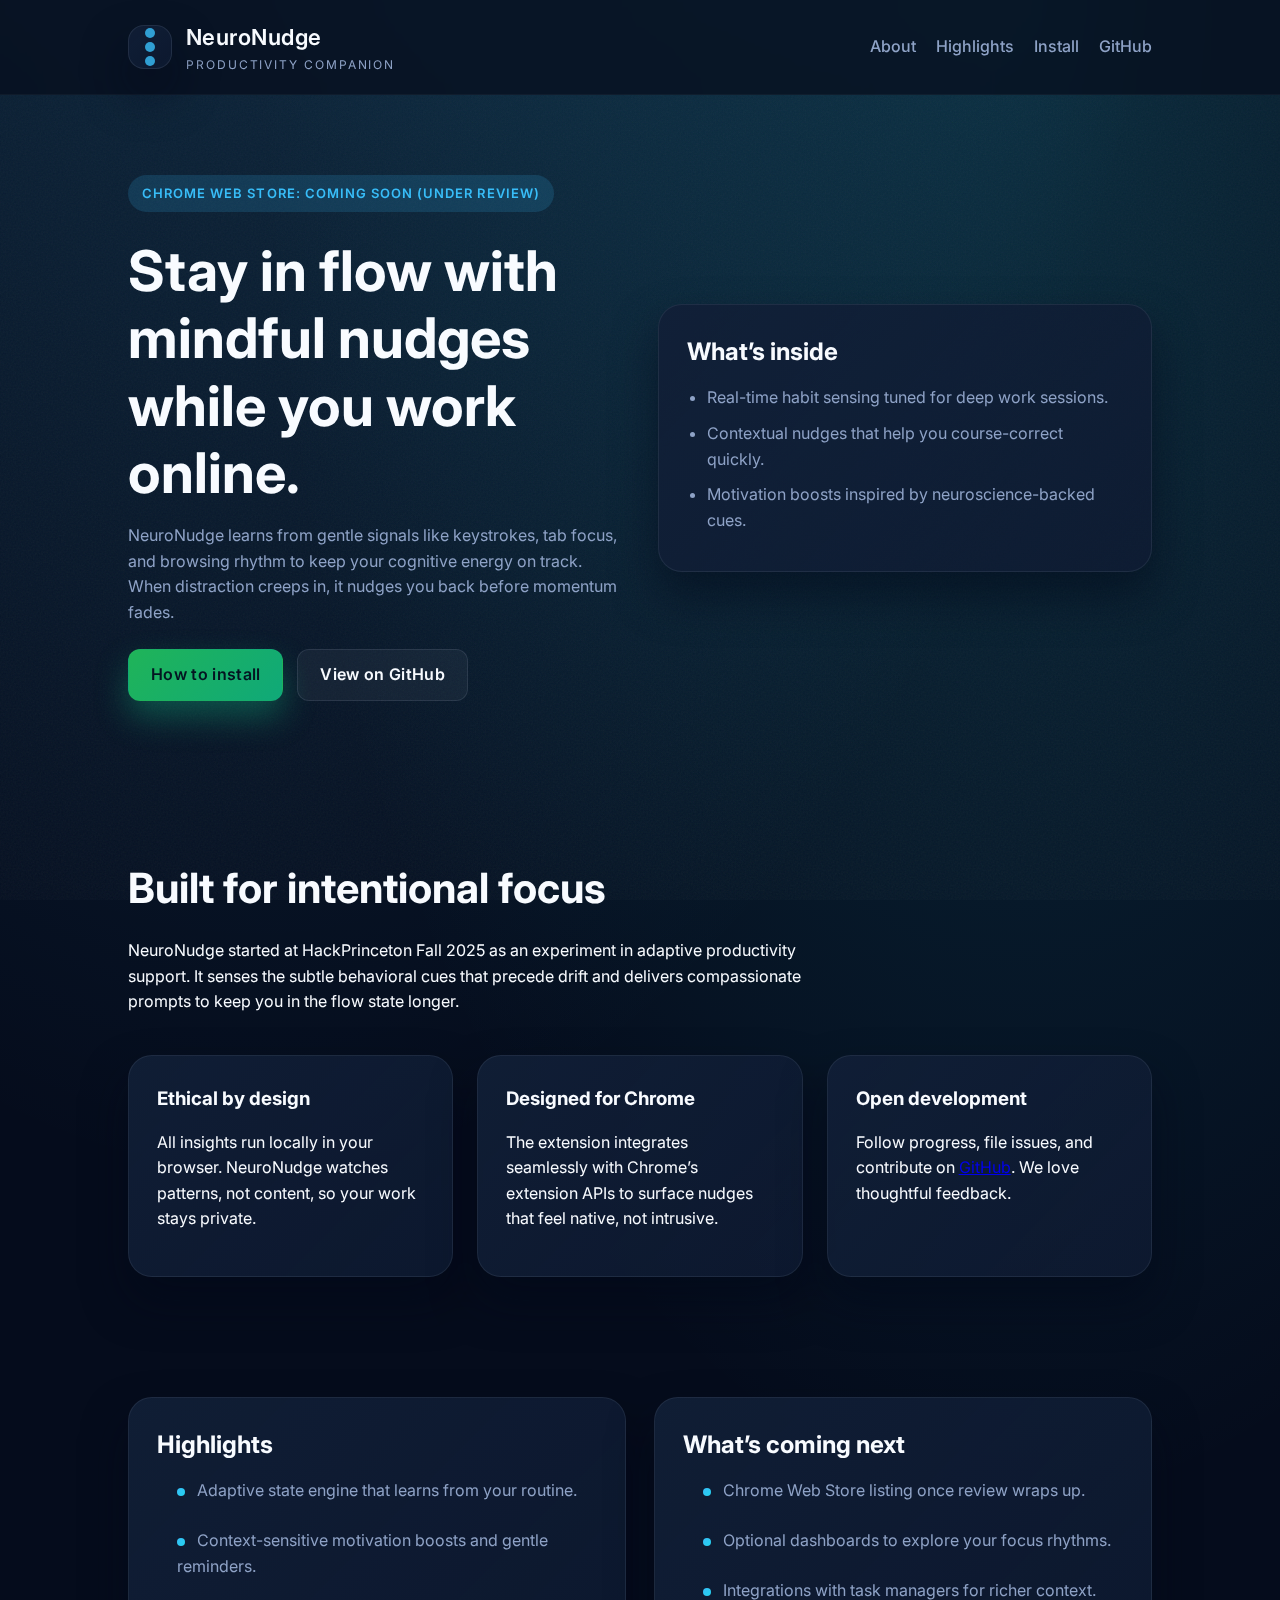
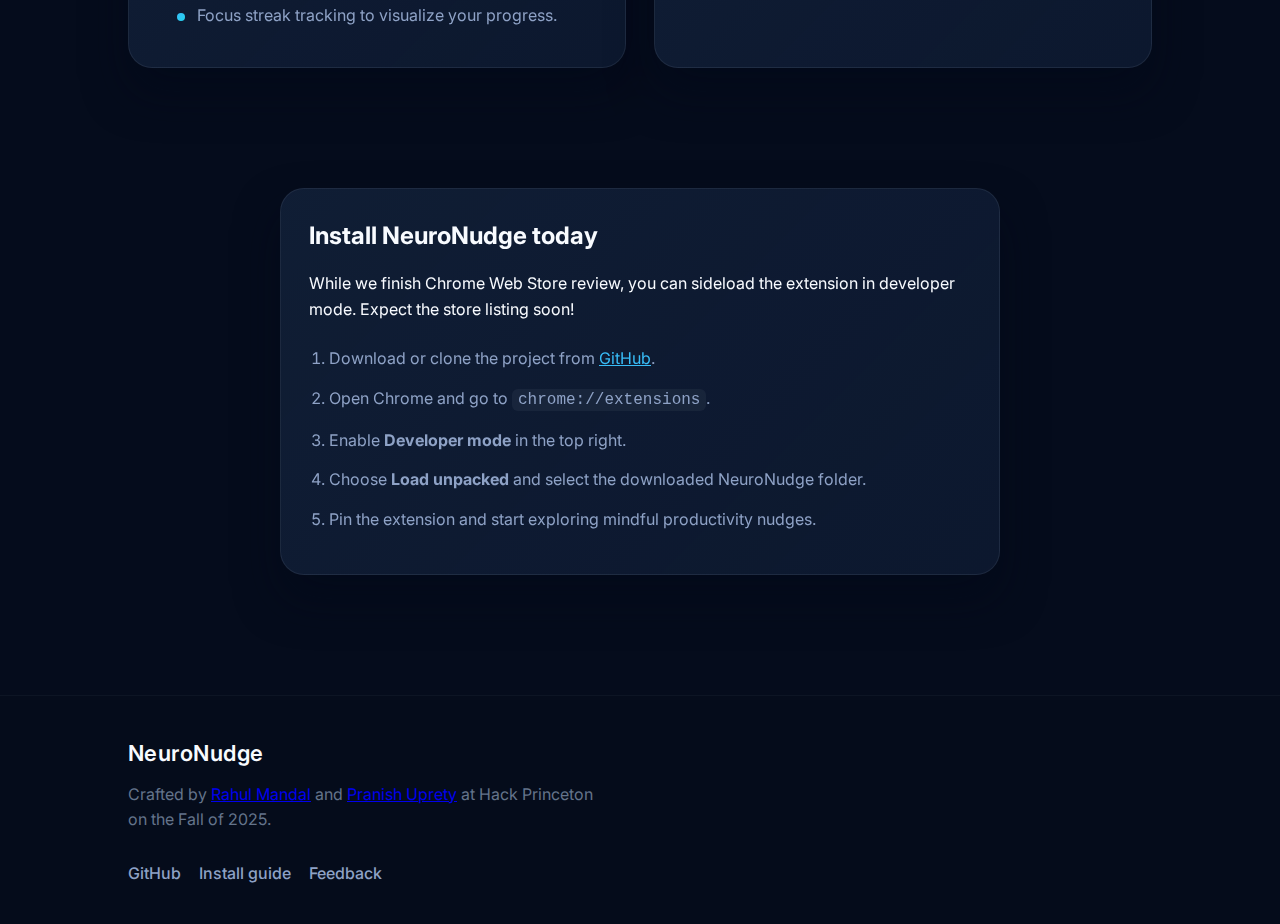
<file: website/index.html>
<!DOCTYPE html>
<html lang="en">
  <head>
    <meta charset="UTF-8" />
    <meta name="viewport" content="width=device-width, initial-scale=1.0" />
    <title>NeuroNudge</title>
    <link rel="stylesheet" href="styles.css" />
    <link rel="preconnect" href="https://fonts.googleapis.com" />
    <link rel="preconnect" href="https://fonts.gstatic.com" crossorigin />
    <link
      href="https://fonts.googleapis.com/css2?family=Inter:wght@400;500;600;700&display=swap"
      rel="stylesheet"
    />
  </head>
  <body>
    <div class="noise"></div>
    <header class="site-header">
      <div class="container header-inner">
        <div class="brand">
          <div class="brand-mark">
            <span class="pulse"></span>
            <span class="pulse"></span>
            <span class="pulse"></span>
          </div>
          <div>
            <div class="brand-title">NeuroNudge</div>
            <div class="brand-subtitle">Productivity Companion</div>
          </div>
        </div>
        <nav class="nav-links">
          <a href="#about">About</a>
          <a href="#features">Highlights</a>
          <a href="#install">Install</a>
          <a href="https://github.com/pranishuprety/NeuroNudge" target="_blank" rel="noopener noreferrer"
            >GitHub</a
          >
        </nav>
      </div>
    </header>

    <main>
      <section class="hero container">
        <div class="hero-copy">
          <div class="badge">Chrome Web Store: Coming soon (under review)</div>
          <h1>Stay in flow with mindful nudges while you work online.</h1>
          <p>
            NeuroNudge learns from gentle signals like keystrokes, tab focus, and browsing rhythm to keep your cognitive
            energy on track. When distraction creeps in, it nudges you back before momentum fades.
          </p>
          <div class="hero-actions">
            <a class="button primary" href="#install">How to install</a>
            <a
              class="button ghost"
              href="https://github.com/pranishuprety/NeuroNudge"
              target="_blank"
              rel="noopener noreferrer"
              >View on GitHub</a
            >
          </div>
        </div>
        <div class="hero-card">
          <div class="card">
            <h2>What’s inside</h2>
            <ul>
              <li>Real-time habit sensing tuned for deep work sessions.</li>
              <li>Contextual nudges that help you course-correct quickly.</li>
              <li>Motivation boosts inspired by neuroscience-backed cues.</li>
            </ul>
          </div>
        </div>
      </section>

      <section id="about" class="container section">
        <div class="section-heading">
          <h2>Built for intentional focus</h2>
          <p>
            NeuroNudge started at HackPrinceton Fall 2025 as an experiment in adaptive productivity support. It senses
            the subtle behavioral cues that precede drift and delivers compassionate prompts to keep you in the flow
            state longer.
          </p>
        </div>
        <div class="info-grid">
          <article class="card">
            <h3>Ethical by design</h3>
            <p>
              All insights run locally in your browser. NeuroNudge watches patterns, not content, so your work stays
              private.
            </p>
          </article>
          <article class="card">
            <h3>Designed for Chrome</h3>
            <p>
              The extension integrates seamlessly with Chrome’s extension APIs to surface nudges that feel native, not
              intrusive.
            </p>
          </article>
          <article class="card">
            <h3>Open development</h3>
            <p>
              Follow progress, file issues, and contribute on
              <a href="https://github.com/pranishuprety/NeuroNudge" target="_blank" rel="noopener noreferrer">GitHub</a
              >. We love thoughtful feedback.
            </p>
          </article>
        </div>
      </section>

      <section id="features" class="container section">
        <div class="section-split">
          <div class="card">
            <h2>Highlights</h2>
            <ul class="feature-list">
              <li><span class="accent-dot"></span>Adaptive state engine that learns from your routine.</li>
              <li><span class="accent-dot"></span>Context-sensitive motivation boosts and gentle reminders.</li>
              <li><span class="accent-dot"></span>Focus streak tracking to visualize your progress.</li>
            </ul>
          </div>
          <div class="card">
            <h2>What’s coming next</h2>
            <ul class="feature-list">
              <li><span class="accent-dot"></span>Chrome Web Store listing once review wraps up.</li>
              <li><span class="accent-dot"></span>Optional dashboards to explore your focus rhythms.</li>
              <li><span class="accent-dot"></span>Integrations with task managers for richer context.</li>
            </ul>
          </div>
        </div>
      </section>

      <section id="install" class="container section">
        <div class="card install-card">
          <h2>Install NeuroNudge today</h2>
          <p>
            While we finish Chrome Web Store review, you can sideload the extension in developer mode. Expect the store
            listing soon!
          </p>
          <ol class="steps">
            <li>Download or clone the project from <a href="https://github.com/pranishuprety/NeuroNudge" target="_blank" rel="noopener noreferrer">GitHub</a>.</li>
            <li>Open Chrome and go to <span class="mono">chrome://extensions</span>.</li>
            <li>Enable <strong>Developer mode</strong> in the top right.</li>
            <li>Choose <strong>Load unpacked</strong> and select the downloaded NeuroNudge folder.</li>
            <li>Pin the extension and start exploring mindful productivity nudges.</li>
          </ol>
        </div>
      </section>
    </main>

    <footer class="site-footer">
      <div class="container footer-inner">
        <div>
          <div class="brand-title">NeuroNudge</div>
          <p class="footer-copy">
            Crafted by
            <a href="https://www.linkedin.com/in/rahul-mandal-067472218/" target="_blank" rel="noopener noreferrer"
              >Rahul Mandal</a
            >
            and
            <a href="https://www.pranishuprety.com.np" target="_blank" rel="noopener noreferrer">Pranish Uprety</a>
            at Hack Princeton on the Fall of 2025.
          </p>
        </div>
        <div class="footer-links">
          <a href="https://github.com/pranishuprety/NeuroNudge" target="_blank" rel="noopener noreferrer">GitHub</a>
          <a href="#install">Install guide</a>
          <a href="https://github.com/pranishuprety/NeuroNudge/issues" target="_blank" rel="noopener noreferrer">Feedback</a>
        </div>
      </div>
    </footer>
  </body>
</html>
</file>
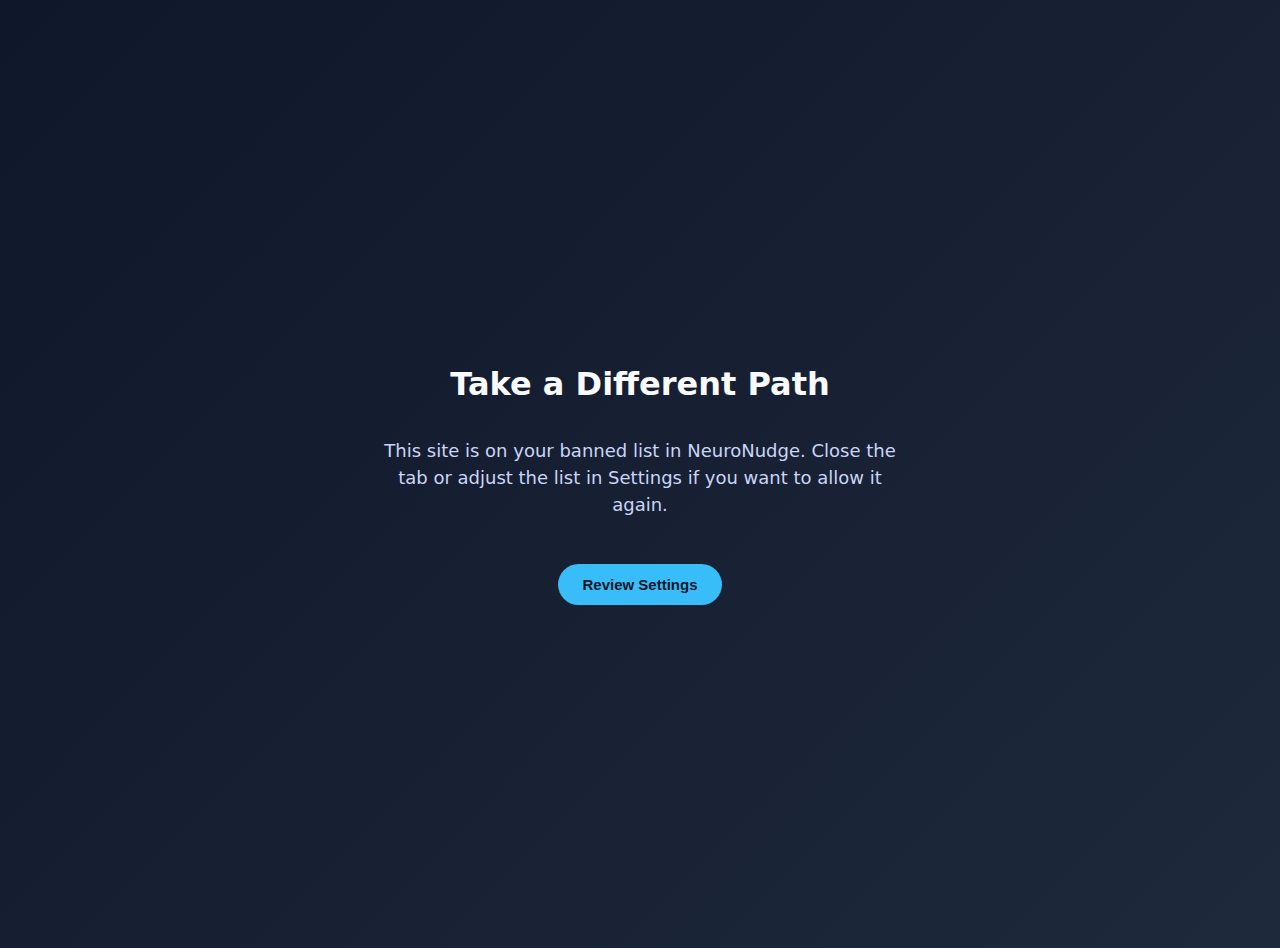
<file: banned.html>
<!DOCTYPE html>
<html>
<head>
  <meta charset="UTF-8" />
  <title>Site Blocked</title>
  <style>
    body {
      font-family: "Inter", system-ui, sans-serif;
      display: flex;
      flex-direction: column;
      align-items: center;
      justify-content: center;
      min-height: 100vh;
      margin: 0;
      background: linear-gradient(135deg, #0f172a 0%, #1e293b 100%);
      color: #f8fafc;
      text-align: center;
      padding: 24px;
    }
    h1 {
      font-size: 32px;
      margin-bottom: 16px;
    }
    p {
      font-size: 18px;
      max-width: 520px;
      line-height: 1.5;
      color: #cbd5f5;
    }
    button {
      margin-top: 28px;
      padding: 12px 24px;
      border: none;
      border-radius: 999px;
      background: #38bdf8;
      color: #0f172a;
      font-size: 15px;
      font-weight: 600;
      cursor: pointer;
    }
    button:hover,
    button:focus {
      background: #22d3ee;
    }
  </style>
</head>
<body>
  <h1>Take a Different Path</h1>
  <p>This site is on your banned list in NeuroNudge. Close the tab or adjust the list in Settings if you want to allow it again.</p>
  <button id="openSettings" type="button">Review Settings</button>

  <script>
    document.getElementById("openSettings").addEventListener("click", () => {
      if (chrome?.runtime?.openOptionsPage) {
        chrome.runtime.openOptionsPage();
      } else {
        window.open(chrome.runtime.getURL("options.html"), "_blank", "noopener");
      }
    });
  </script>
</body>
</html>
</file>
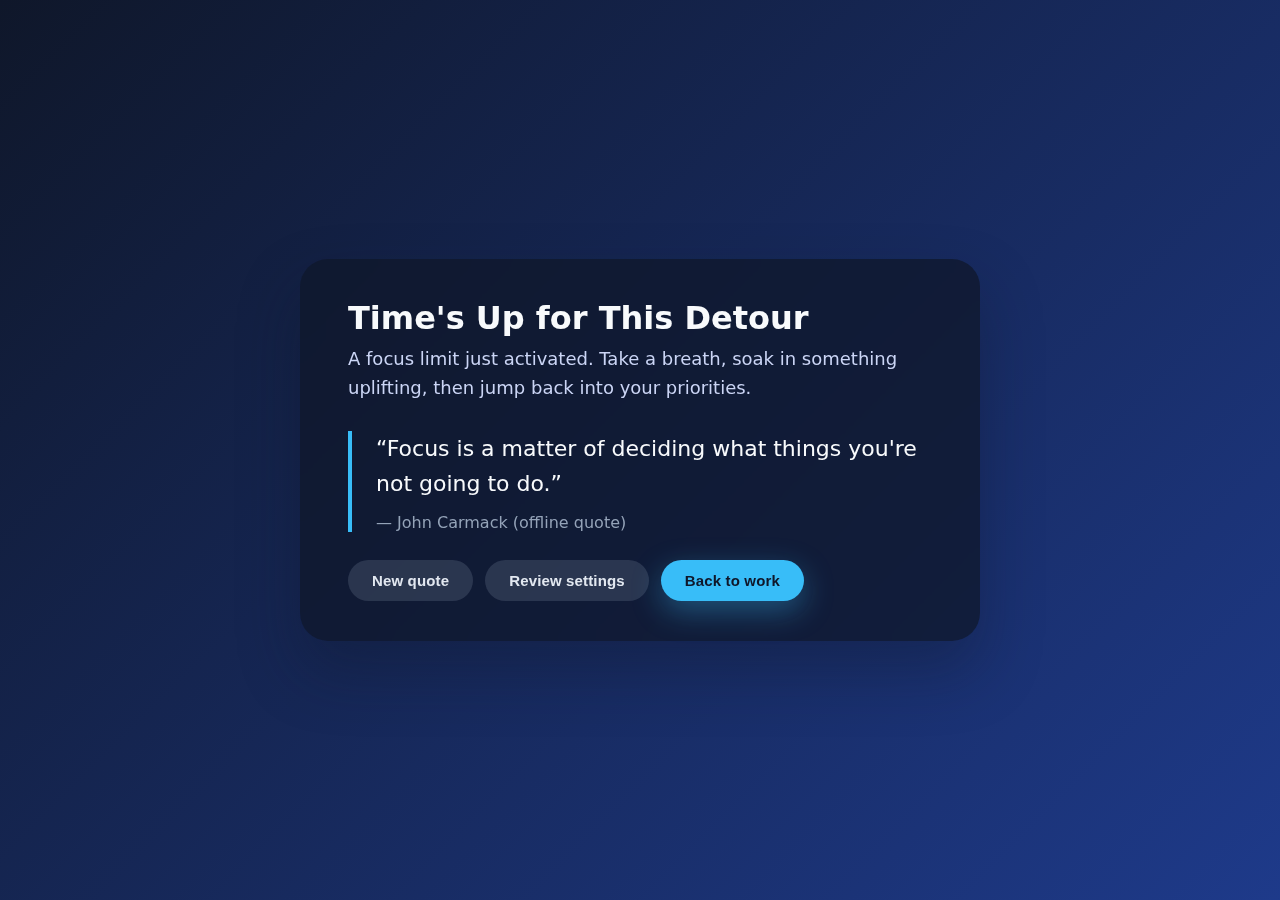
<file: focus_guard.html>
<!DOCTYPE html>
<html>
<head>
  <meta charset="UTF-8" />
  <title>Stay On Track</title>
  <style>
    :root {
      color-scheme: light;
    }
    * {
      box-sizing: border-box;
    }
    body {
      font-family: "Inter", system-ui, sans-serif;
      display: flex;
      align-items: center;
      justify-content: center;
      min-height: 100vh;
      margin: 0;
      padding: 32px;
      background: linear-gradient(135deg, #0f172a 0%, #1e3a8a 100%);
      color: #e2e8f0;
    }
    main {
      width: min(680px, 100%);
      background: rgba(15, 23, 42, 0.75);
      backdrop-filter: blur(10px);
      border-radius: 28px;
      padding: 40px 48px;
      box-shadow: 0 30px 60px rgba(15, 23, 42, 0.35);
      display: flex;
      flex-direction: column;
      gap: 28px;
    }
    h1 {
      font-size: 32px;
      margin: 0 0 8px;
      color: #f8fafc;
    }
    p.lede {
      margin: 0;
      font-size: 18px;
      line-height: 1.6;
      color: #cbd5f5;
    }
    section.quote {
      border-left: 4px solid #38bdf8;
      padding-left: 24px;
    }
    blockquote {
      margin: 0;
      font-size: 22px;
      line-height: 1.6;
      font-weight: 500;
      color: #f8fafc;
    }
    cite {
      display: block;
      margin-top: 12px;
      font-size: 16px;
      color: #94a3b8;
      font-style: normal;
    }
    .actions {
      display: flex;
      flex-wrap: wrap;
      gap: 12px;
    }
    button {
      cursor: pointer;
      border: none;
      border-radius: 999px;
      padding: 12px 24px;
      font-size: 15px;
      font-weight: 600;
      letter-spacing: 0.01em;
      transition: transform 0.2s ease, box-shadow 0.2s ease, background 0.2s ease;
    }
    button.primary {
      background: #38bdf8;
      color: #0f172a;
      box-shadow: 0 10px 30px rgba(56, 189, 248, 0.35);
    }
    button.primary:hover,
    button.primary:focus {
      transform: translateY(-1px);
      box-shadow: 0 14px 34px rgba(56, 189, 248, 0.4);
    }
    button.secondary {
      background: rgba(148, 163, 184, 0.2);
      color: #e2e8f0;
    }
    button.secondary:hover,
    button.secondary:focus {
      background: rgba(148, 163, 184, 0.35);
    }
    button:disabled {
      cursor: wait;
      opacity: 0.6;
      transform: none;
      box-shadow: none;
    }
    @media (max-width: 640px) {
      main {
        padding: 32px 24px;
        border-radius: 20px;
      }
      blockquote {
        font-size: 20px;
      }
    }
  </style>
</head>
<body>
  <main>
    <header>
      <h1 id="heading">Stay On Track</h1>
      <p id="lede" class="lede">Your focus matters more than ever right now.</p>
    </header>
    <section class="quote" aria-live="polite" aria-atomic="true">
      <blockquote id="quoteText">Fetching something inspiring…</blockquote>
      <cite id="quoteSource"></cite>
    </section>
    <div class="actions">
      <button id="newQuote" class="secondary" type="button">New quote</button>
      <button id="openSettings" class="secondary" type="button">Review settings</button>
      <button id="resumeWork" class="primary" type="button">Back to work</button>
    </div>
  </main>
  <script type="module" src="focus_guard.js"></script>
</body>
</html>
</file>
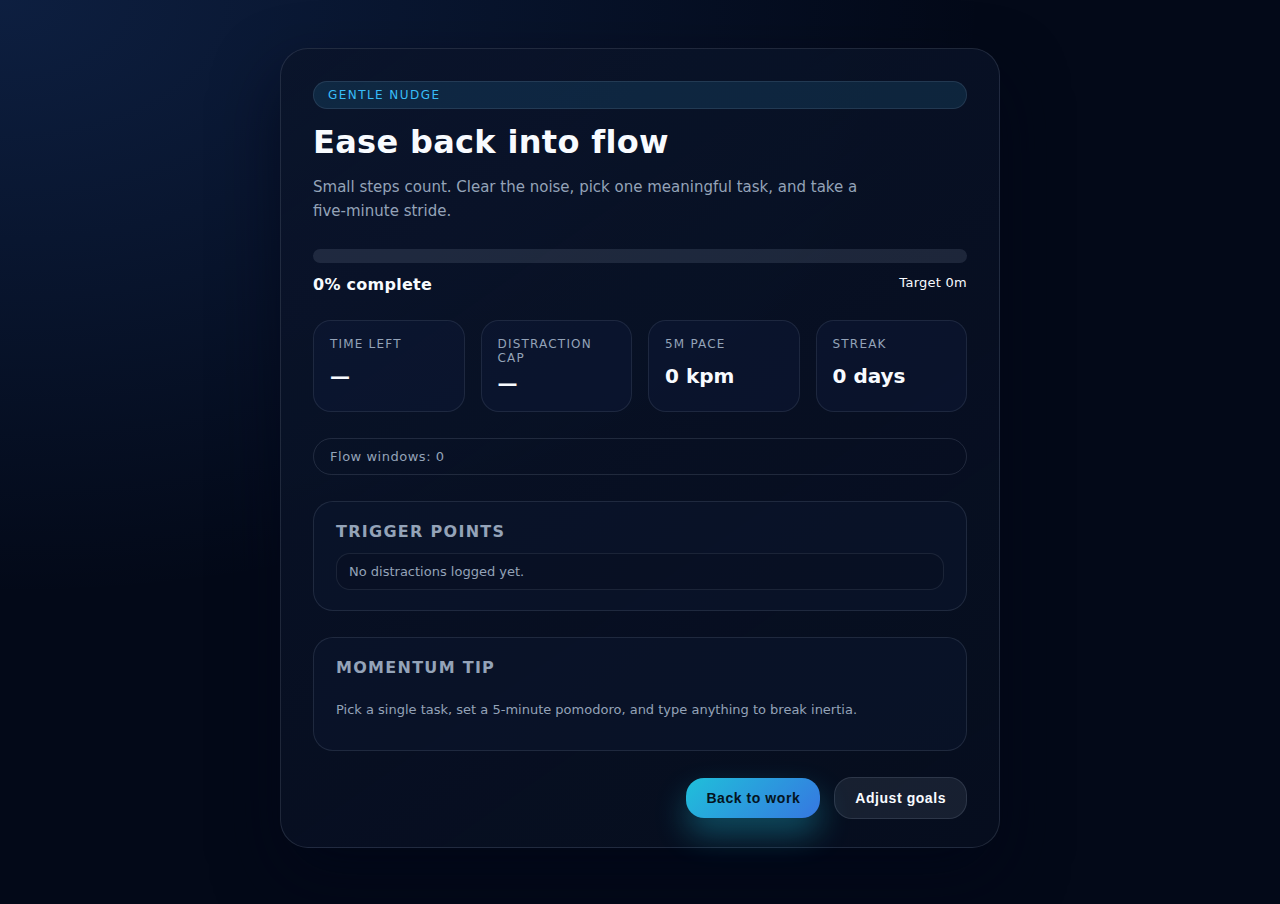
<file: inspiration.html>
<!DOCTYPE html>
<html>
<head>
  <meta charset="UTF-8" />
  <title>NeuroNudge Momentum Board</title>
  <style>
    :root {
      font-family: "Inter", system-ui, sans-serif;
      color-scheme: dark;
      --bg-gentle: radial-gradient(140% 120% at 0% 0%, rgba(59, 130, 246, 0.18), transparent 55%), #030918;
      --bg-push: radial-gradient(140% 120% at 0% 0%, rgba(249, 115, 22, 0.22), transparent 55%), #0a0b12;
      --bg-interrupt: radial-gradient(140% 120% at 0% 0%, rgba(239, 68, 68, 0.24), transparent 55%), #05060c;
      --panel: rgba(10, 20, 42, 0.76);
      --panel-border: rgba(148, 163, 184, 0.18);
      --text-primary: #f8fbff;
      --text-secondary: #94a3b8;
      --accent-gentle: #38bdf8;
      --accent-push: #f97316;
      --accent-interrupt: #ef4444;
    }

    * {
      box-sizing: border-box;
    }

    body {
      margin: 0;
      min-height: 100vh;
      background: var(--bg-gentle);
      color: var(--text-primary);
      display: flex;
      justify-content: center;
      align-items: stretch;
      padding: 48px 20px 56px;
    }

    body[data-mode="push"] {
      background: var(--bg-push);
    }

    body[data-mode="interrupt"] {
      background: var(--bg-interrupt);
    }

    .wrap {
      width: min(720px, 100%);
      background: linear-gradient(145deg, rgba(10, 20, 42, 0.88), rgba(8, 15, 32, 0.74));
      border: 1px solid var(--panel-border);
      border-radius: 28px;
      padding: 32px 32px 28px;
      display: grid;
      gap: 26px;
      box-shadow: 0 28px 64px rgba(2, 6, 23, 0.65);
    }

    header {
      display: grid;
      gap: 14px;
    }

    .mode-badge {
      display: inline-flex;
      align-items: center;
      gap: 8px;
      font-size: 12px;
      letter-spacing: 0.12em;
      text-transform: uppercase;
      padding: 6px 14px;
      border-radius: 999px;
      border: 1px solid rgba(148, 163, 184, 0.16);
      color: var(--accent-gentle);
      background: rgba(56, 189, 248, 0.12);
    }

    body[data-mode="push"] .mode-badge {
      color: var(--accent-push);
      background: rgba(249, 115, 22, 0.12);
    }

    body[data-mode="interrupt"] .mode-badge {
      color: var(--accent-interrupt);
      background: rgba(239, 68, 68, 0.12);
    }

    h1 {
      margin: 0;
      font-size: 32px;
      font-weight: 600;
      letter-spacing: 0.01em;
    }

    header p {
      margin: 0;
      color: var(--text-secondary);
      font-size: 15px;
      line-height: 1.6;
      max-width: 560px;
    }

    .progress {
      display: grid;
      gap: 12px;
    }

    .progress-track {
      width: 100%;
      height: 14px;
      border-radius: 999px;
      background: rgba(148, 163, 184, 0.16);
      overflow: hidden;
    }

    .progress-fill {
      width: 0%;
      height: 100%;
      border-radius: inherit;
      background: linear-gradient(90deg, rgba(56, 189, 248, 0.92), rgba(14, 165, 233, 0.92));
      transition: width 0.5s cubic-bezier(0.4, 0, 0.2, 1);
    }

    .progress-fill[data-mode="push"] {
      background: linear-gradient(90deg, rgba(249, 115, 22, 0.92), rgba(245, 158, 11, 0.92));
    }

    .progress-fill[data-mode="interrupt"] {
      background: linear-gradient(90deg, rgba(239, 68, 68, 0.92), rgba(220, 38, 38, 0.92));
    }

    .progress-meta {
      display: flex;
      justify-content: space-between;
      font-size: 13px;
      letter-spacing: 0.02em;
    }

    .progress-meta strong {
      font-size: 16px;
    }

    .stats {
      display: grid;
      grid-template-columns: repeat(4, minmax(0, 1fr));
      gap: 16px;
    }

    .stat {
      background: rgba(12, 24, 52, 0.55);
      border-radius: 18px;
      padding: 16px;
      border: 1px solid rgba(148, 163, 184, 0.14);
      display: grid;
      gap: 6px;
    }

    .stat-label {
      font-size: 12px;
      color: var(--text-secondary);
      letter-spacing: 0.1em;
      text-transform: uppercase;
    }

    .stat-value {
      font-size: 20px;
      font-weight: 600;
    }

    .flow-pill {
      display: inline-flex;
      align-items: center;
      gap: 8px;
      padding: 10px 16px;
      border-radius: 999px;
      border: 1px solid rgba(148, 163, 184, 0.18);
      font-size: 13px;
      letter-spacing: 0.04em;
      color: var(--text-secondary);
    }

    .flow-pill[data-state="met"] {
      color: #34d399;
      border-color: rgba(34, 197, 94, 0.32);
    }

    .list-block {
      background: rgba(11, 22, 46, 0.55);
      border-radius: 20px;
      padding: 20px 22px;
      border: 1px solid rgba(148, 163, 184, 0.16);
      display: grid;
      gap: 12px;
    }

    .list-block h2 {
      margin: 0;
      font-size: 16px;
      letter-spacing: 0.08em;
      text-transform: uppercase;
      color: var(--text-secondary);
    }

    .list-block ul {
      list-style: none;
      margin: 0;
      padding: 0;
      display: grid;
      gap: 10px;
    }

    .list-block li {
      display: flex;
      justify-content: space-between;
      align-items: center;
      background: rgba(7, 16, 34, 0.65);
      border-radius: 14px;
      padding: 10px 12px;
      border: 1px solid rgba(148, 163, 184, 0.14);
      font-size: 13px;
    }

    .muted {
      color: var(--text-secondary);
      font-size: 13px;
    }

    footer {
      display: flex;
      gap: 14px;
      justify-content: flex-end;
      align-items: center;
    }

    button {
      border: none;
      border-radius: 18px;
      padding: 12px 20px;
      font-size: 14px;
      font-weight: 600;
      cursor: pointer;
      letter-spacing: 0.04em;
      transition: transform 0.18s ease, box-shadow 0.18s ease;
    }

    button.primary {
      background: linear-gradient(135deg, rgba(34, 211, 238, 0.9), rgba(59, 130, 246, 0.9));
      color: #041421;
      box-shadow: 0 16px 32px rgba(34, 211, 238, 0.32);
    }

    body[data-mode="push"] button.primary {
      background: linear-gradient(135deg, rgba(249, 115, 22, 0.95), rgba(245, 158, 11, 0.95));
      color: #220a04;
      box-shadow: 0 18px 32px rgba(245, 158, 11, 0.35);
    }

    body[data-mode="interrupt"] button.primary {
      background: linear-gradient(135deg, rgba(239, 68, 68, 0.95), rgba(220, 38, 38, 0.95));
      color: #240404;
      box-shadow: 0 18px 36px rgba(248, 113, 113, 0.4);
    }

    button.primary:hover,
    button.primary:focus-visible {
      transform: translateY(-1px);
    }

    button.ghost {
      background: rgba(148, 163, 184, 0.12);
      color: var(--text-primary);
      border: 1px solid rgba(148, 163, 184, 0.18);
    }

    button.ghost:hover,
    button.ghost:focus-visible {
      transform: translateY(-1px);
      box-shadow: 0 12px 22px rgba(15, 23, 42, 0.4);
    }

    @media (max-width: 640px) {
      body {
        padding: 32px 12px 40px;
      }

      .wrap {
        padding: 26px 20px 24px;
      }

      .stats {
        grid-template-columns: repeat(2, minmax(0, 1fr));
      }

      footer {
        flex-direction: column;
        align-items: stretch;
      }

      button {
        width: 100%;
      }
    }
  </style>
</head>
<body data-mode="gentle">
  <div class="wrap">
    <header>
      <span id="modeBadge" class="mode-badge">Gentle Nudge</span>
      <h1 id="modeTitle">Ease back into flow</h1>
      <p id="modeMessage">A short reset and a focused tab is all you need to swing the trend back in your favor.</p>
    </header>

    <section class="progress">
      <div class="progress-track">
        <div id="progressFill" class="progress-fill" data-mode="gentle"></div>
      </div>
      <div class="progress-meta">
        <strong id="progressPrimary">0% complete</strong>
        <span id="progressSecondary">Target 0m</span>
      </div>
    </section>

    <section class="stats">
      <div class="stat">
        <div class="stat-label">Time left</div>
        <div id="remainingStat" class="stat-value">—</div>
      </div>
      <div class="stat">
        <div class="stat-label">Distraction cap</div>
        <div id="distractStat" class="stat-value">—</div>
      </div>
      <div class="stat">
        <div class="stat-label">5m pace</div>
        <div id="kpmStat" class="stat-value">0 kpm</div>
      </div>
      <div class="stat">
        <div class="stat-label">Streak</div>
        <div id="streakStat" class="stat-value">0 days</div>
      </div>
    </section>

    <div id="flowStatus" class="flow-pill">Flow windows: 0</div>

    <section class="list-block">
      <h2>Trigger Points</h2>
      <ul id="distractingList">
        <li class="muted">No distractions logged yet.</li>
      </ul>
    </section>

    <section class="list-block">
      <h2>Momentum Tip</h2>
      <p id="coachingTip" class="muted">Pick one task, set a 5-minute timer, and start typing — the first keystroke breaks the spell.</p>
    </section>

    <footer>
      <button id="resumeBtn" class="primary" type="button">Back to work</button>
      <button id="openOptions" class="ghost" type="button">Adjust goals</button>
    </footer>
  </div>

  <script src="inspiration.js"></script>
</body>
</html>
</file>
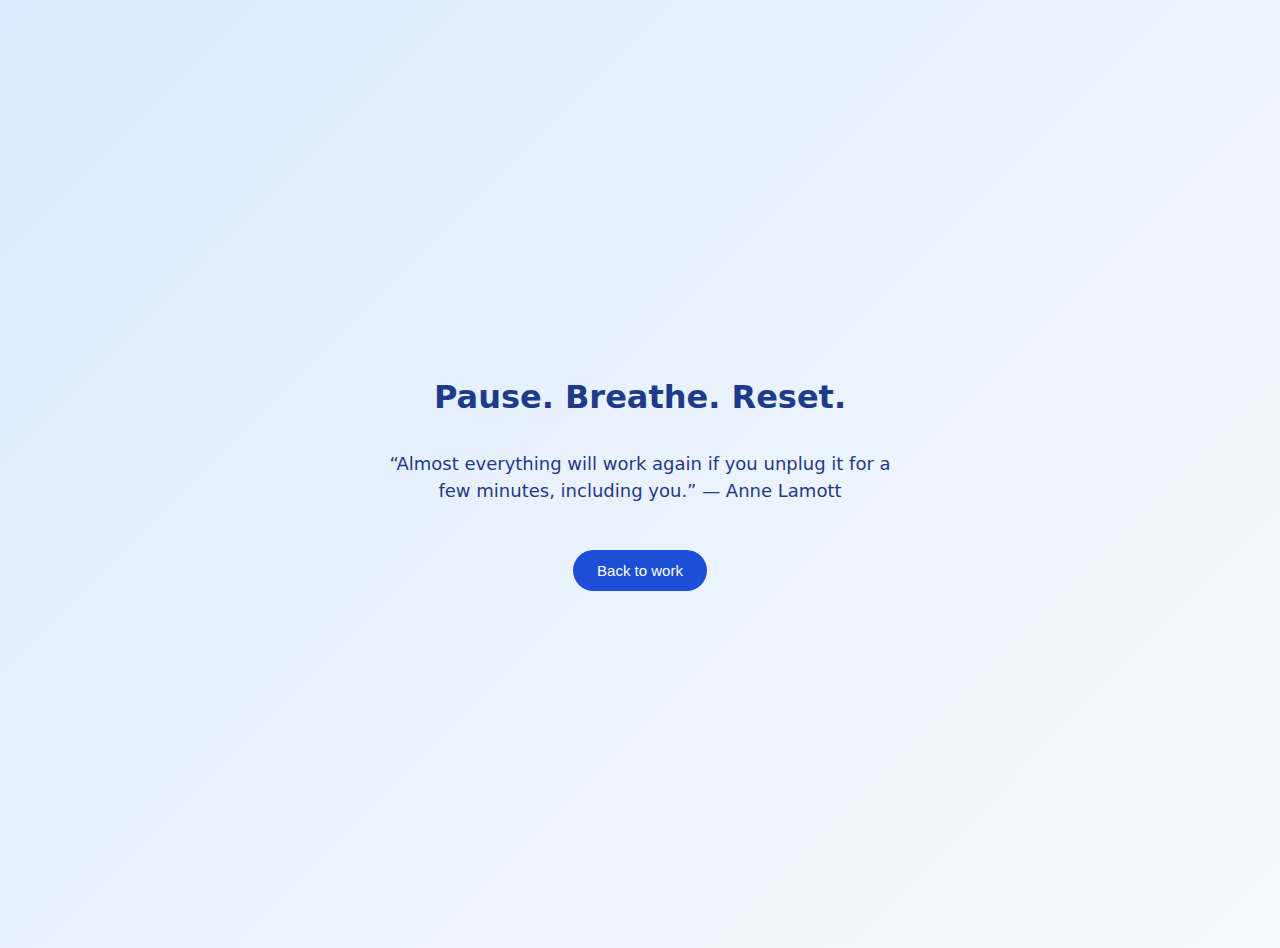
<file: motivator.html>
<!DOCTYPE html>
<html>
<head>
  <meta charset="UTF-8" />
  <title>Take a Breather</title>
  <style>
    body {
      font-family: "Inter", system-ui, sans-serif;
      display: flex;
      flex-direction: column;
      align-items: center;
      justify-content: center;
      min-height: 100vh;
      margin: 0;
      background: linear-gradient(135deg, #dbeafe 0%, #f8fafc 100%);
      color: #1e3a8a;
      text-align: center;
      padding: 24px;
    }
    h1 {
      font-size: 32px;
      margin-bottom: 16px;
    }
    p {
      font-size: 18px;
      max-width: 520px;
      line-height: 1.5;
    }
    button {
      margin-top: 28px;
      padding: 12px 24px;
      border: none;
      border-radius: 999px;
      background: #1d4ed8;
      color: #fff;
      font-size: 15px;
      cursor: pointer;
    }
  </style>
</head>
<body>
  <h1>Pause. Breathe. Reset.</h1>
  <p>“Almost everything will work again if you unplug it for a few minutes, including you.” — Anne Lamott</p>
  <button id="returnBtn" type="button">Back to work</button>

  <script>
    document.getElementById("returnBtn").addEventListener("click", () => {
      window.close();
    });
  </script>
</body>
</html>
</file>
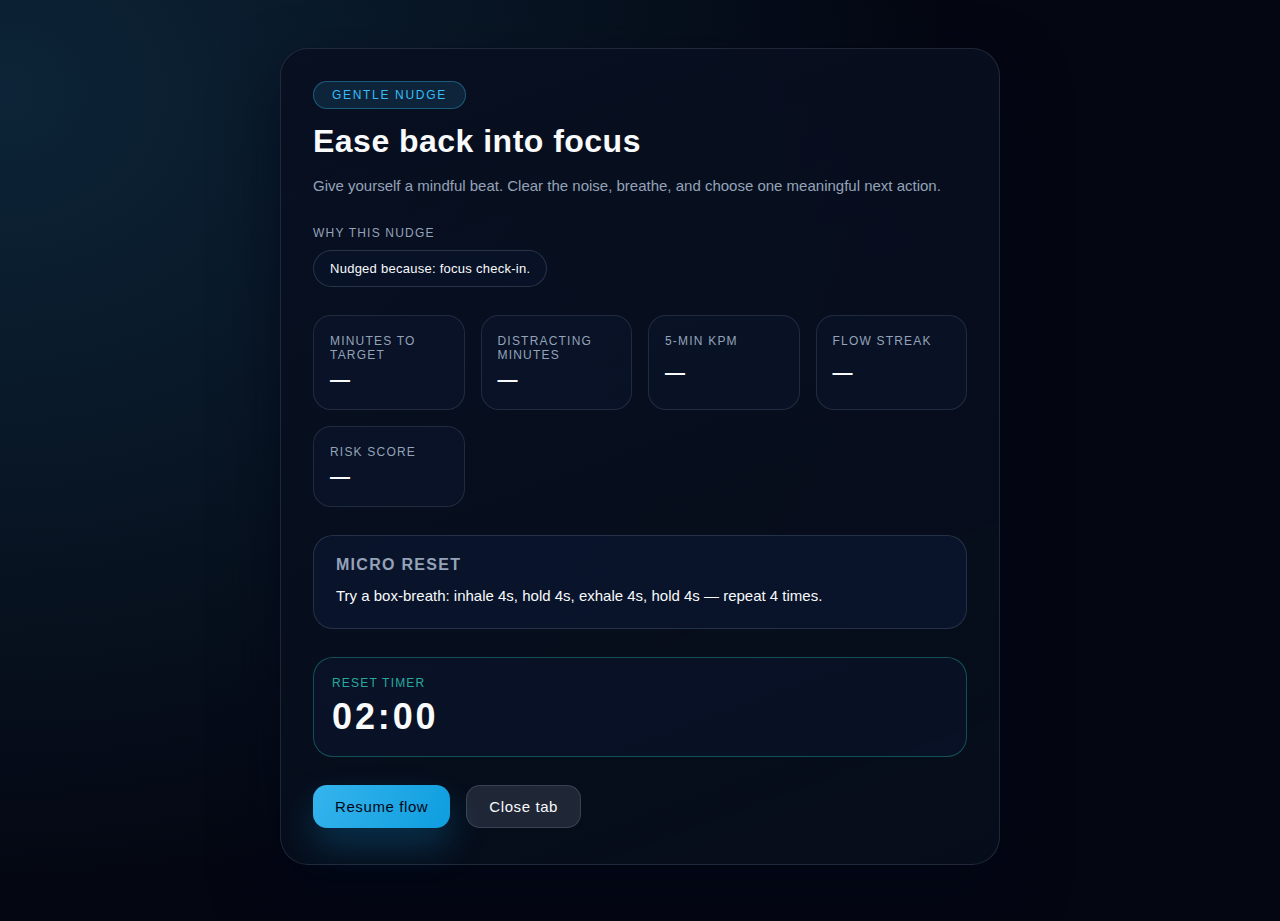
<file: newtab_adaptive.html>
<!DOCTYPE html>
<html>
<head>
  <meta charset="UTF-8" />
  <title>NeuroNudge Focus Reset</title>
  <style>
    :root {
      font-family: "Inter", -apple-system, BlinkMacSystemFont, "Segoe UI", sans-serif;
      color-scheme: dark;
      --bg: radial-gradient(120% 140% at 0% 10%, rgba(56, 189, 248, 0.16), transparent 62%), #040712;
      --bg-push: radial-gradient(120% 140% at 0% 10%, rgba(249, 115, 22, 0.2), transparent 62%), #0b0505;
      --bg-interrupt: radial-gradient(110% 140% at 0% 10%, rgba(239, 68, 68, 0.22), transparent 62%), #090112;
      --bg-reset: radial-gradient(130% 140% at 0% 10%, rgba(45, 212, 191, 0.2), transparent 62%), #02100f;
      --card: rgba(13, 23, 45, 0.78);
      --border: rgba(148, 163, 184, 0.18);
      --text-primary: #f8fafc;
      --text-secondary: #94a3b8;
      --accent: #38bdf8;
      --accent-push: #f97316;
      --accent-interrupt: #ef4444;
      --accent-reset: #2dd4bf;
    }

    * {
      box-sizing: border-box;
    }

    body {
      margin: 0;
      min-height: 100vh;
      background: var(--bg);
      color: var(--text-primary);
      display: flex;
      justify-content: center;
      align-items: stretch;
      padding: 48px 20px 56px;
    }

    body[data-mode="push"] {
      background: var(--bg-push);
    }

    body[data-mode="interrupt"] {
      background: var(--bg-interrupt);
    }

    body[data-mode="reset"] {
      background: var(--bg-reset);
    }

    main {
      width: min(720px, 100%);
      background: linear-gradient(160deg, rgba(8, 15, 32, 0.95), rgba(7, 14, 28, 0.82));
      border-radius: 28px;
      border: 1px solid var(--border);
      padding: 32px 32px 36px;
      display: grid;
      gap: 28px;
      box-shadow: 0 28px 64px rgba(2, 6, 23, 0.65);
    }

    header {
      display: grid;
      gap: 14px;
    }

    .badge {
      display: inline-flex;
      align-items: center;
      gap: 8px;
      font-size: 12px;
      letter-spacing: 0.14em;
      text-transform: uppercase;
      padding: 6px 18px;
      border-radius: 999px;
      color: var(--accent);
      background: rgba(56, 189, 248, 0.12);
      border: 1px solid rgba(56, 189, 248, 0.36);
      width: max-content;
    }

    body[data-mode="push"] .badge {
      color: var(--accent-push);
      border-color: rgba(249, 115, 22, 0.32);
      background: rgba(249, 115, 22, 0.12);
    }

    body[data-mode="interrupt"] .badge {
      color: var(--accent-interrupt);
      border-color: rgba(239, 68, 68, 0.32);
      background: rgba(239, 68, 68, 0.12);
    }

    body[data-mode="reset"] .badge {
      color: var(--accent-reset);
      border-color: rgba(45, 212, 191, 0.32);
      background: rgba(45, 212, 191, 0.12);
    }

    h1 {
      margin: 0;
      font-size: 32px;
      font-weight: 600;
      letter-spacing: 0.015em;
    }

    header p {
      margin: 0;
      color: var(--text-secondary);
      font-size: 15px;
      line-height: 1.6;
    }

    .why {
      display: grid;
      gap: 10px;
    }

    .why-label {
      font-size: 12px;
      letter-spacing: 0.1em;
      text-transform: uppercase;
      color: var(--text-secondary);
    }

    .why-chip {
      display: inline-flex;
      align-items: center;
      gap: 8px;
      padding: 10px 16px;
      border-radius: 999px;
      border: 1px solid rgba(148, 163, 184, 0.24);
      background: rgba(12, 22, 46, 0.45);
      font-size: 13px;
      letter-spacing: 0.02em;
      color: var(--text-primary);
      width: fit-content;
      max-width: 100%;
    }

    .stats {
      display: grid;
      grid-template-columns: repeat(auto-fit, minmax(150px, 1fr));
      gap: 16px;
    }

    .stat-card {
      background: rgba(10, 20, 42, 0.7);
      border: 1px solid rgba(148, 163, 184, 0.18);
      border-radius: 18px;
      padding: 18px 16px;
      display: grid;
      gap: 6px;
    }

    .stat-label {
      font-size: 12px;
      letter-spacing: 0.1em;
      text-transform: uppercase;
      color: var(--text-secondary);
    }

    .stat-value {
      font-size: 20px;
      font-weight: 600;
    }

    .micro-reset {
      background: rgba(12, 24, 52, 0.62);
      border: 1px solid rgba(148, 163, 184, 0.2);
      border-radius: 20px;
      padding: 20px 22px;
      display: grid;
      gap: 10px;
    }

    .micro-reset h2 {
      margin: 0;
      font-size: 16px;
      letter-spacing: 0.08em;
      text-transform: uppercase;
      color: var(--text-secondary);
    }

    .micro-reset p {
      margin: 0;
      font-size: 15px;
      line-height: 1.6;
    }

    .timer-card {
      background: rgba(11, 22, 46, 0.55);
      border: 1px solid rgba(45, 212, 191, 0.32);
      border-radius: 20px;
      padding: 18px;
      display: grid;
      gap: 6px;
    }

    .timer-label {
      font-size: 12px;
      letter-spacing: 0.1em;
      text-transform: uppercase;
      color: rgba(45, 212, 191, 0.8);
    }

    .timer-value {
      font-size: 36px;
      font-weight: 600;
      letter-spacing: 0.08em;
    }

    .actions {
      display: flex;
      gap: 16px;
      flex-wrap: wrap;
    }

    button {
      appearance: none;
      border: none;
      border-radius: 14px;
      padding: 12px 22px;
      font-size: 15px;
      font-weight: 500;
      letter-spacing: 0.04em;
      cursor: pointer;
      transition: transform 0.18s ease, box-shadow 0.18s ease, opacity 0.18s ease;
    }

    button.primary {
      background: linear-gradient(120deg, rgba(56, 189, 248, 0.95), rgba(14, 165, 233, 0.95));
      color: #020617;
      box-shadow: 0 18px 36px rgba(14, 165, 233, 0.25);
    }

    body[data-mode="push"] button.primary {
      background: linear-gradient(120deg, rgba(249, 115, 22, 0.95), rgba(245, 158, 11, 0.9));
      box-shadow: 0 18px 36px rgba(249, 115, 22, 0.28);
    }

    body[data-mode="interrupt"] button.primary {
      background: linear-gradient(120deg, rgba(239, 68, 68, 0.95), rgba(248, 113, 113, 0.9));
      box-shadow: 0 18px 36px rgba(239, 68, 68, 0.25);
    }

    body[data-mode="reset"] button.primary {
      background: linear-gradient(120deg, rgba(45, 212, 191, 0.95), rgba(16, 185, 129, 0.9));
      box-shadow: 0 18px 36px rgba(45, 212, 191, 0.25);
    }

    button.secondary {
      background: rgba(148, 163, 184, 0.18);
      color: var(--text-primary);
      border: 1px solid rgba(148, 163, 184, 0.22);
    }

    button:focus-visible {
      outline: 2px solid rgba(148, 163, 184, 0.48);
      outline-offset: 2px;
    }

    button:hover {
      transform: translateY(-1px);
      opacity: 0.92;
    }

    @media (max-width: 640px) {
      main {
        padding: 26px 22px 32px;
      }

      h1 {
        font-size: 26px;
      }

      .stats {
        grid-template-columns: repeat(auto-fit, minmax(140px, 1fr));
      }
    }
  </style>
</head>
<body data-mode="gentle">
  <main>
    <header>
      <span class="badge" id="modeBadge">Gentle Reset</span>
      <h1 id="modeTitle">Ease back into focus</h1>
      <p id="modeMessage">Give yourself a mindful beat. Close the distractions, take a breath, and choose your next move with intention.</p>
    </header>

    <section class="why">
      <span class="why-label">Why this nudge</span>
      <span class="why-chip" id="whyChip">Nudged because: focus check-in.</span>
    </section>

    <section class="stats">
      <article class="stat-card">
        <span class="stat-label">Minutes to target</span>
        <span class="stat-value" id="statTarget">—</span>
      </article>
      <article class="stat-card">
        <span class="stat-label">Distracting minutes</span>
        <span class="stat-value" id="statDistracting">—</span>
      </article>
      <article class="stat-card">
        <span class="stat-label">5-min KPM</span>
        <span class="stat-value" id="statKpm">—</span>
      </article>
      <article class="stat-card">
        <span class="stat-label">Flow streak</span>
        <span class="stat-value" id="statFlow">—</span>
      </article>
      <article class="stat-card" id="statRiskCard">
        <span class="stat-label">Risk score</span>
        <span class="stat-value" id="statRisk">—</span>
      </article>
    </section>

    <section class="micro-reset">
      <h2>Micro reset</h2>
      <p id="microText">Try a box-breath: inhale 4s, hold 4s, exhale 4s, hold 4s — repeat 4 times.</p>
    </section>

    <section class="timer-card" id="resetCard" hidden>
      <span class="timer-label">Reset timer</span>
      <span class="timer-value" id="resetTimer">02:00</span>
    </section>

    <div class="actions">
      <button class="primary" id="resumeBtn">Resume flow</button>
      <button class="secondary" id="closeBtn">Close tab</button>
    </div>
  </main>
  <script type="module" src="newtab_adaptive.js"></script>
</body>
</html>
</file>
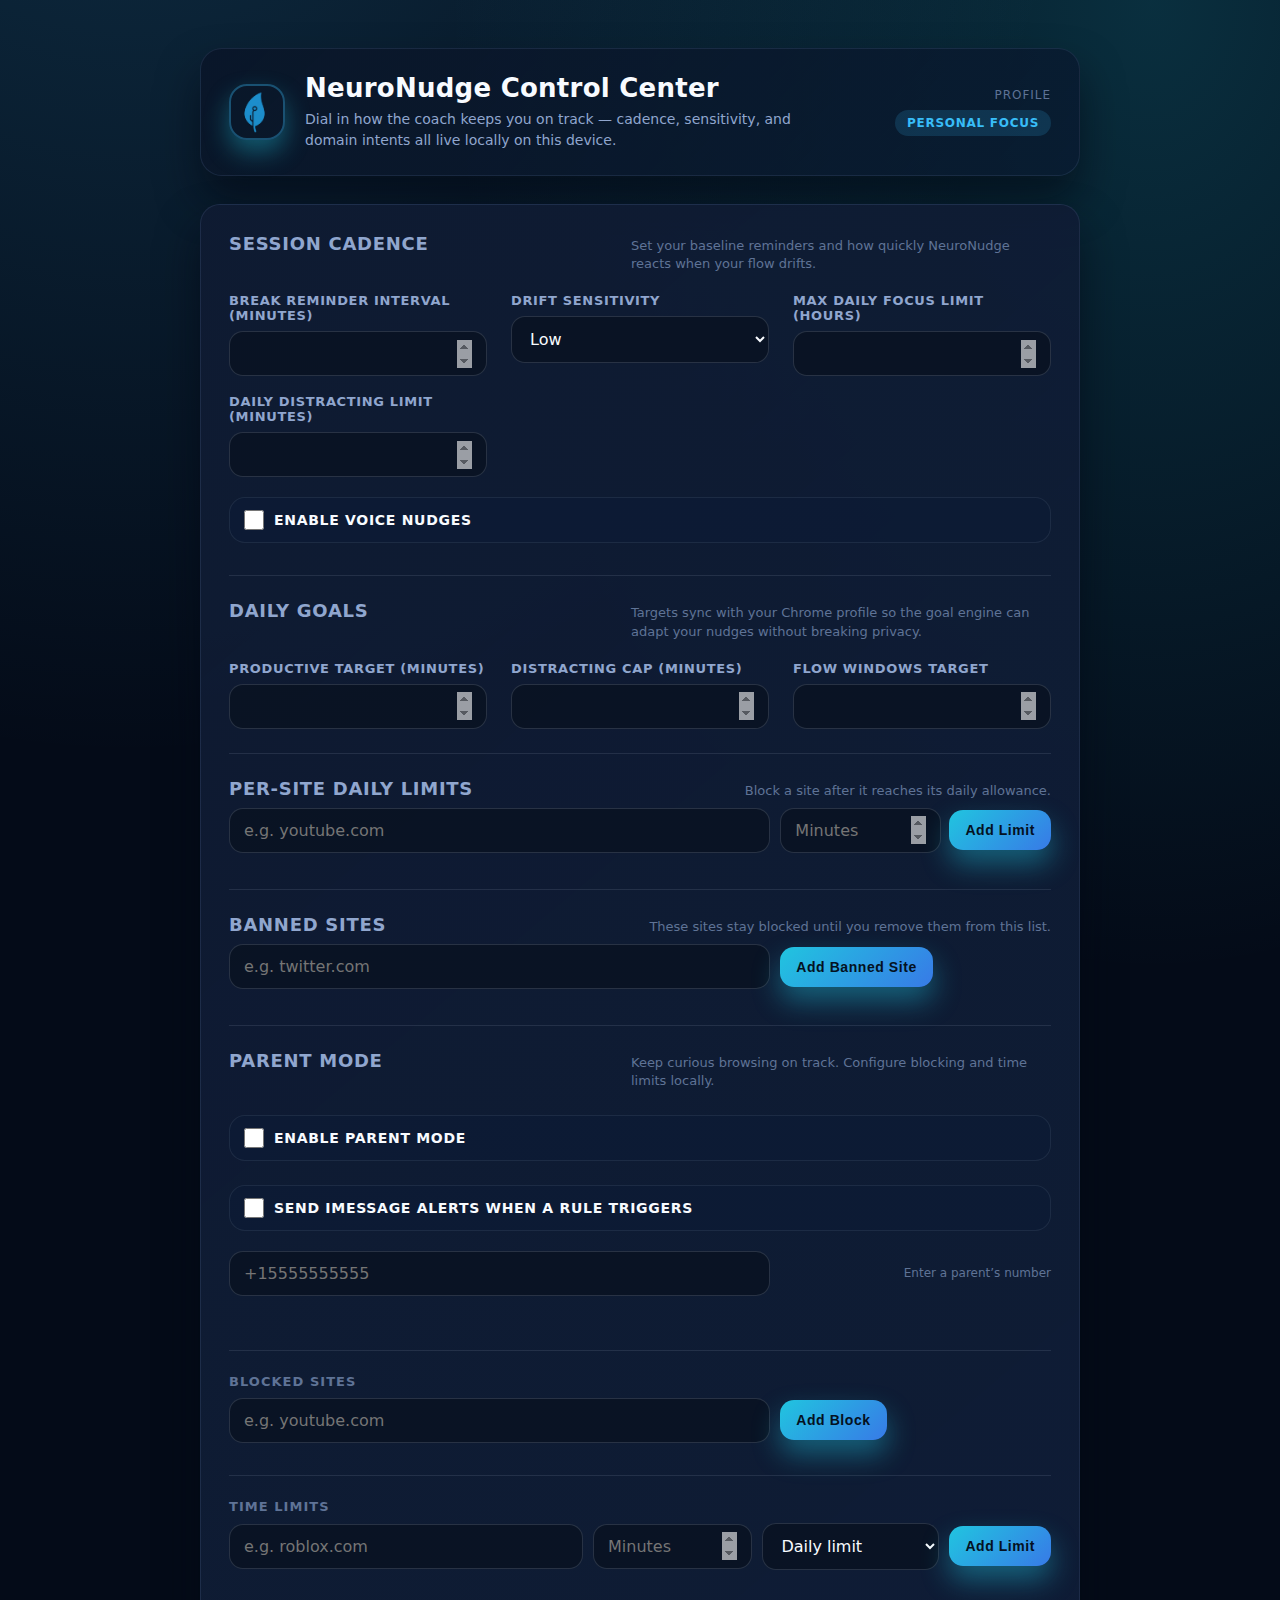
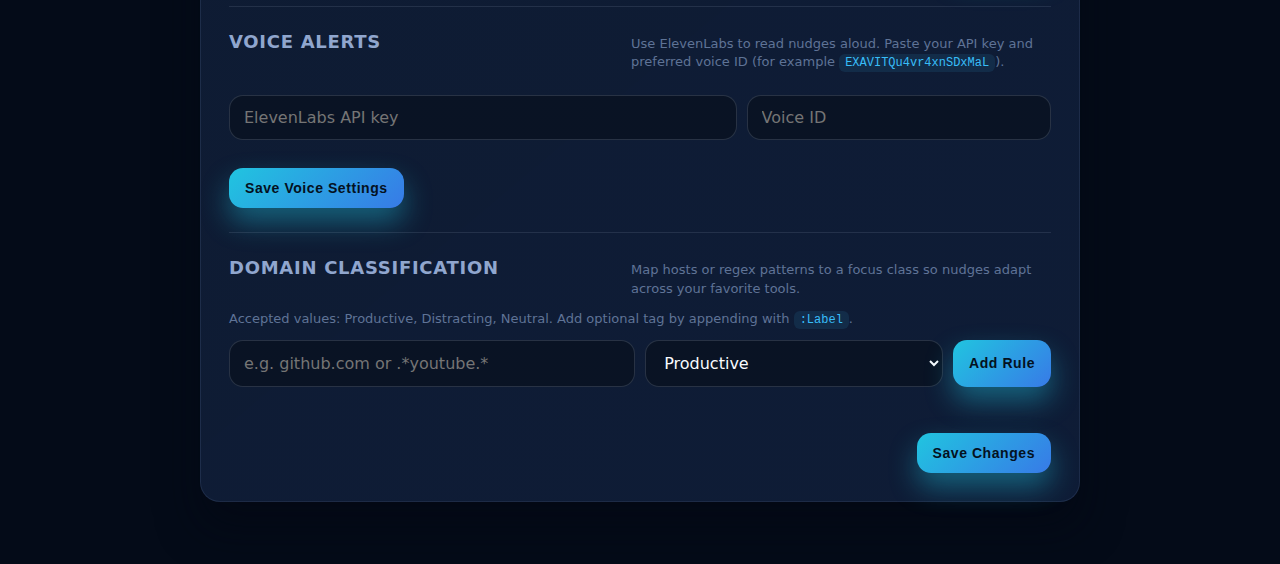
<file: options.html>
<!DOCTYPE html>
<html>
<head>
  <meta charset="UTF-8" />
  <title>NeuroNudge Control Center</title>
  <style>
    :root {
      --bg: #040b18;
      --bg-accent: radial-gradient(140% 100% at 10% -20%, rgba(56, 189, 248, 0.22), transparent 55%),
        radial-gradient(110% 90% at 90% 0%, rgba(34, 211, 238, 0.18), transparent 50%);
      --panel: rgba(10, 19, 36, 0.92);
      --card: rgba(15, 27, 50, 0.95);
      --card-alt: rgba(17, 32, 60, 0.85);
      --border: rgba(99, 123, 169, 0.18);
      --border-strong: rgba(56, 189, 248, 0.35);
      --accent: #38bdf8;
      --accent-strong: #22d3ee;
      --text: #f8fbff;
      --text-muted: #90a6ce;
      --text-soft: #5f7396;
      --shadow: 0 24px 42px rgba(3, 7, 18, 0.55);
    }

    * {
      box-sizing: border-box;
    }

    body {
      margin: 0;
      font-family: "Inter", system-ui, sans-serif;
      color: var(--text);
      background: var(--bg);
      min-height: 100vh;
      display: flex;
      justify-content: center;
      background-image: var(--bg-accent);
      background-repeat: no-repeat;
      background-size: cover;
      padding: 48px 24px 64px;
    }

    .page {
      width: min(880px, 100%);
      display: grid;
      gap: 28px;
    }

    .hero {
      background: linear-gradient(135deg, rgba(10, 22, 41, 0.92), rgba(9, 26, 48, 0.78));
      border: 1px solid var(--border);
      border-radius: 22px;
      padding: 24px 28px;
      display: flex;
      gap: 20px;
      align-items: center;
      box-shadow: var(--shadow);
    }

    .hero-logo {
      width: 56px;
      height: 56px;
      border-radius: 18px;
      border: 2px solid var(--border-strong);
      box-shadow: 0 12px 24px rgba(34, 211, 238, 0.35);
      object-fit: cover;
      flex-shrink: 0;
    }

    .hero h1 {
      margin: 0;
      font-size: 26px;
      font-weight: 600;
      letter-spacing: 0.01em;
    }

    .hero p {
      margin: 6px 0 0;
      color: var(--text-muted);
      font-size: 14px;
      max-width: 520px;
      line-height: 1.5;
    }

    .hero-meta {
      margin-left: auto;
      display: grid;
      gap: 8px;
      align-items: center;
      text-align: right;
    }

    .hero-meta span {
      font-size: 12px;
      letter-spacing: 0.08em;
      text-transform: uppercase;
      color: var(--text-soft);
    }

    .badge {
      display: inline-flex;
      align-items: center;
      justify-content: center;
      gap: 6px;
      padding: 6px 12px;
      border-radius: 999px;
      background: rgba(56, 189, 248, 0.16);
      color: var(--accent);
      font-size: 12px;
      font-weight: 600;
      letter-spacing: 0.06em;
      text-transform: uppercase;
    }

    .content {
      display: grid;
      gap: 24px;
    }

    form {
      background: linear-gradient(140deg, var(--card), var(--card-alt));
      border-radius: 20px;
      padding: 28px;
      border: 1px solid var(--border);
      box-shadow: var(--shadow);
      display: grid;
      gap: 20px;
    }

    .section-heading {
      display: flex;
      justify-content: space-between;
      align-items: baseline;
      gap: 16px;
    }

    .section-heading h2 {
      margin: 0;
      font-size: 18px;
      letter-spacing: 0.04em;
      text-transform: uppercase;
      color: var(--text-muted);
    }

    .section-heading p {
      margin: 0;
      color: var(--text-soft);
      font-size: 13px;
      line-height: 1.4;
      max-width: 420px;
    }

    .form-grid {
      display: grid;
      grid-template-columns: repeat(auto-fit, minmax(240px, 1fr));
      gap: 18px 24px;
    }

    label {
      font-size: 13px;
      letter-spacing: 0.05em;
      text-transform: uppercase;
      color: var(--text-muted);
      display: block;
      margin-bottom: 8px;
      font-weight: 600;
    }

    input,
    select {
      width: 100%;
      padding: 12px 14px;
      border-radius: 14px;
      border: 1px solid rgba(148, 163, 184, 0.22);
      background: rgba(9, 17, 33, 0.8);
      color: var(--text);
      font: inherit;
      transition: border-color 0.2s ease, box-shadow 0.2s ease;
    }

    input:focus-visible,
    select:focus-visible {
      outline: none;
      border-color: var(--accent);
      box-shadow: 0 0 0 3px rgba(56, 189, 248, 0.22);
    }

    input[type="number"]::-webkit-inner-spin-button,
    input[type="number"]::-webkit-outer-spin-button {
      opacity: 0.6;
      height: 28px;
    }

    .checkbox {
      display: inline-flex;
      gap: 10px;
      align-items: center;
      padding: 12px 14px;
      border-radius: 16px;
      background: rgba(12, 26, 54, 0.6);
      border: 1px solid rgba(148, 163, 184, 0.12);
      font-size: 14px;
      color: var(--text);
    }

    .checkbox input {
      width: 20px;
      height: 20px;
      accent-color: var(--accent);
      margin: 0;
    }

    .divider {
      height: 1px;
      background: rgba(148, 163, 184, 0.16);
      margin: 4px 0;
    }

    .muted {
      color: var(--text-soft);
      font-size: 13px;
    }

    code {
      font-family: "Fira Code", "SFMono-Regular", ui-monospace, monospace;
      font-size: 12px;
      color: var(--accent);
      background: rgba(56, 189, 248, 0.1);
      padding: 2px 6px;
      border-radius: 6px;
    }

    .rule-grid {
      display: grid;
      grid-template-columns: 1.5fr 1.1fr auto;
      gap: 10px;
      margin-top: 12px;
    }

    .rule-list {
      list-style: none;
      margin: 14px 0 0;
      padding: 0;
      display: grid;
      gap: 10px;
    }

    .rule-list li {
      display: flex;
      align-items: center;
      justify-content: space-between;
      gap: 12px;
      background: rgba(12, 24, 46, 0.65);
      border: 1px solid rgba(148, 163, 184, 0.2);
      border-radius: 14px;
      padding: 12px 14px;
      font-size: 13px;
    }

    .rule-list span {
      color: var(--text);
      overflow-wrap: anywhere;
    }

    .rule-list strong {
      font-size: 12px;
      letter-spacing: 0.06em;
      text-transform: uppercase;
      padding: 4px 10px;
      border-radius: 999px;
      background: rgba(56, 189, 248, 0.16);
      color: var(--accent);
    }

    button {
      border: none;
      border-radius: 14px;
      padding: 12px 16px;
      font-weight: 600;
      font-size: 14px;
      cursor: pointer;
      transition: transform 0.18s ease, box-shadow 0.18s ease, background 0.2s ease;
      letter-spacing: 0.04em;
    }

    button.primary {
      background: linear-gradient(135deg, rgba(34, 211, 238, 0.92), rgba(59, 130, 246, 0.92));
      color: #041121;
      box-shadow: 0 14px 28px rgba(34, 211, 238, 0.38);
    }

    button.primary:hover,
    button.primary:focus-visible {
      transform: translateY(-1px);
      box-shadow: 0 18px 36px rgba(34, 211, 238, 0.48);
    }

    button.secondary {
      background: rgba(148, 163, 184, 0.12);
      color: var(--text);
      border: 1px solid rgba(148, 163, 184, 0.24);
      font-size: 12px;
      padding: 8px 14px;
    }

    .rule-list button.secondary {
      margin-left: 8px;
      letter-spacing: 0.08em;
    }

    button.secondary:hover,
    button.secondary:focus-visible {
      background: rgba(148, 163, 184, 0.22);
    }

    .actions {
      margin-top: 12px;
      display: flex;
      justify-content: space-between;
      gap: 12px;
      align-items: center;
      flex-wrap: wrap;
    }

    .action-buttons {
      display: flex;
      gap: 10px;
    }

    .limit-grid {
      display: grid;
      grid-template-columns: minmax(0, 2fr) minmax(0, 1fr);
      gap: 10px;
      align-items: center;
    }

    .limit-actions {
      display: flex;
      gap: 8px;
      align-items: center;
    }

    .limit-actions input {
      flex: 1;
    }

    .limit-list {
      list-style: none;
      padding: 0;
      margin: 12px 0 0;
      display: grid;
      gap: 8px;
    }

    .limit-list li {
      display: flex;
      justify-content: space-between;
      align-items: center;
      background: rgba(17, 31, 55, 0.5);
      border: 1px solid rgba(148, 163, 184, 0.16);
      border-radius: 12px;
      padding: 8px 10px;
      font-size: 13px;
    }

    .limit-list li button {
      font-size: 12px;
      padding: 6px 10px;
    }

    .parent-mode-section {
      display: grid;
      gap: 16px;
    }

    .parent-status {
      min-height: 18px;
      font-size: 13px;
      color: var(--text-soft);
      letter-spacing: 0.02em;
    }

    .parent-status[data-state="success"] {
      color: #34d399;
    }

    .parent-status[data-state="error"] {
      color: #f87171;
    }

    .parent-limit-grid {
      display: grid;
      grid-template-columns: minmax(0, 2fr) minmax(0, 0.9fr) minmax(0, 1fr) auto;
      gap: 10px;
      align-items: center;
    }

    .limit-tag {
      display: inline-flex;
      align-items: center;
      gap: 4px;
      padding: 4px 8px;
      border-radius: 999px;
      background: rgba(56, 189, 248, 0.16);
      color: var(--accent);
      font-size: 11px;
      letter-spacing: 0.08em;
      text-transform: uppercase;
    }

    .toast {
      font-size: 13px;
      color: var(--accent);
      letter-spacing: 0.04em;
    }

    @media (max-width: 720px) {
      body {
        padding: 32px 18px 48px;
      }

      .hero {
        flex-direction: column;
        align-items: flex-start;
        text-align: left;
      }

      .hero-meta {
        margin-left: 0;
        text-align: left;
      }

      .rule-grid {
        grid-template-columns: 1fr;
      }

      .limit-grid {
        grid-template-columns: 1fr;
      }

      .limit-actions {
        flex-direction: column;
        align-items: stretch;
      }

      .parent-limit-grid {
        grid-template-columns: 1fr;
      }

      button {
        width: 100%;
      }

      .actions {
        flex-direction: column-reverse;
        align-items: stretch;
      }
    }
  </style>
</head>
<body>
  <div class="page">
    <header class="hero">
      <img class="hero-logo" src="icons/icon128.png" alt="NeuroNudge logo" width="56" height="56" />
      <div>
        <h1>NeuroNudge Control Center</h1>
        <p>Dial in how the coach keeps you on track — cadence, sensitivity, and domain intents all live locally on this device.</p>
      </div>
      <div class="hero-meta">
        <span>Profile</span>
        <div class="badge">Personal Focus</div>
      </div>
    </header>

    <main class="content">
      <form id="rulesForm">
        <div class="section-heading">
          <h2>Session Cadence</h2>
          <p>Set your baseline reminders and how quickly NeuroNudge reacts when your flow drifts.</p>
        </div>

        <div class="form-grid">
          <div>
            <label for="breakInterval">Break reminder interval (minutes)</label>
            <input type="number" id="breakInterval" min="5" step="1" required />
          </div>

          <div>
            <label for="driftSensitivity">Drift sensitivity</label>
            <select id="driftSensitivity">
              <option value="low">Low</option>
              <option value="medium">Medium</option>
              <option value="high">High</option>
            </select>
          </div>

          <div>
            <label for="maxDaily">Max daily focus limit (hours)</label>
            <input type="number" id="maxDaily" min="1" max="16" step="1" required />
          </div>

          <div>
            <label for="distractingLimit">Daily distracting limit (minutes)</label>
            <input type="number" id="distractingLimit" min="0" step="1" />
          </div>
        </div>

        <label class="checkbox">
          <input type="checkbox" id="voiceNudges" />
          <span>Enable voice nudges</span>
        </label>

        <div class="divider"></div>

        <div class="section-heading">
          <h2>Daily Goals</h2>
          <p>Targets sync with your Chrome profile so the goal engine can adapt your nudges without breaking privacy.</p>
        </div>

        <div class="form-grid">
          <div>
            <label for="productiveTarget">Productive target (minutes)</label>
            <input type="number" id="productiveTarget" min="0" step="1" />
          </div>
          <div>
            <label for="distractingCap">Distracting cap (minutes)</label>
            <input type="number" id="distractingCap" min="0" step="1" />
          </div>
          <div>
            <label for="flowTarget">Flow windows target</label>
            <input type="number" id="flowTarget" min="0" step="1" />
          </div>
        </div>

        <div class="divider"></div>

        <div>
          <div class="section-heading" style="margin-bottom: 8px;">
            <h2>Per-site daily limits</h2>
            <p class="muted">Block a site after it reaches its daily allowance.</p>
          </div>
          <div class="limit-grid">
            <input id="siteLimitHost" placeholder="e.g. youtube.com" />
            <div class="limit-actions">
              <input type="number" id="siteLimitMinutes" min="1" step="1" placeholder="Minutes" />
              <button type="button" id="addSiteLimit" class="primary">Add Limit</button>
            </div>
          </div>
          <ul id="siteLimitList" class="limit-list"></ul>
        </div>

        <div class="divider"></div>

        <div>
          <div class="section-heading" style="margin-bottom: 8px;">
            <h2>Banned sites</h2>
            <p class="muted">These sites stay blocked until you remove them from this list.</p>
          </div>
          <div class="limit-grid">
            <input id="bannedHost" placeholder="e.g. twitter.com" />
            <div class="limit-actions">
              <button type="button" id="addBannedHost" class="primary">Add Banned Site</button>
            </div>
          </div>
          <ul id="bannedList" class="limit-list"></ul>
        </div>

        <div class="divider"></div>

        <section class="parent-mode-section" aria-labelledby="parentModeHeading">
          <div class="section-heading" style="margin-bottom: 8px;">
            <h2 id="parentModeHeading">Parent Mode</h2>
            <p class="muted">Keep curious browsing on track. Configure blocking and time limits locally.</p>
          </div>
          <label class="checkbox">
            <input type="checkbox" id="parentModeEnabled" />
            <span>Enable Parent Mode</span>
          </label>
          <label class="checkbox">
            <input type="checkbox" id="parentNotifyToggle" />
            <span>Send iMessage alerts when a rule triggers</span>
          </label>
          <div class="limit-grid" style="margin-top:-4px;">
            <input id="parentContactNumber" placeholder="+15555555555" disabled />
            <div class="limit-actions" style="justify-content:flex-end;">
              <span class="muted" style="font-size:12px;">Enter a parent’s number</span>
            </div>
          </div>
          <div id="parentModeStatus" class="parent-status" aria-live="polite"></div>

          <div class="divider"></div>

          <div>
            <strong class="muted" style="text-transform: uppercase; letter-spacing: 0.08em;">Blocked sites</strong>
            <div class="limit-grid" style="margin-top: 8px;">
              <input id="parentBlockedHost" placeholder="e.g. youtube.com" />
              <div class="limit-actions">
                <button type="button" id="addParentBlocked" class="primary">Add Block</button>
              </div>
            </div>
            <ul id="parentBlockedList" class="limit-list"></ul>
          </div>

          <div class="divider"></div>

          <div>
            <strong class="muted" style="text-transform: uppercase; letter-spacing: 0.08em;">Time limits</strong>
            <div class="parent-limit-grid" style="margin-top: 8px;">
              <input id="parentLimitHost" placeholder="e.g. roblox.com" />
              <input id="parentLimitMinutes" type="number" min="1" step="1" placeholder="Minutes" />
              <select id="parentLimitType">
                <option value="daily">Daily limit</option>
                <option value="session">Session limit</option>
              </select>
              <button type="button" id="addParentLimit" class="primary">Add Limit</button>
            </div>
            <ul id="parentLimitList" class="limit-list"></ul>
          </div>
        </section>

        <div class="divider"></div>

        <section class="parent-mode-section" aria-labelledby="voiceHeading">
          <div class="section-heading" style="margin-bottom: 8px;">
            <h2 id="voiceHeading">Voice Alerts</h2>
            <p class="muted">Use ElevenLabs to read nudges aloud. Paste your API key and preferred voice ID (for example <code>EXAVITQu4vr4xnSDxMaL</code>).</p>
          </div>
          <div class="limit-grid" style="grid-template-columns: minmax(0, 2fr) minmax(0, 1.2fr);">
            <input id="voiceApiKey" type="password" placeholder="ElevenLabs API key" autocomplete="off" />
            <input id="voiceId" placeholder="Voice ID" autocomplete="off" />
          </div>
          <div class="actions" style="justify-content:flex-start; gap:12px;">
            <button type="button" id="voiceSave" class="primary">Save Voice Settings</button>
            <span id="voiceToast" class="toast"></span>
          </div>
        </section>

        <div class="divider"></div>

        <div>
          <div class="section-heading" style="margin-bottom: 8px;">
            <h2>Domain Classification</h2>
            <p>Map hosts or regex patterns to a focus class so nudges adapt across your favorite tools.</p>
          </div>
          <p class="muted">Accepted values: Productive, Distracting, Neutral. Add optional tag by appending with <code>:Label</code>.</p>
          <div class="rule-grid">
            <input id="ruleKey" placeholder="e.g. github.com or .*youtube.*" />
            <select id="ruleValue">
              <option value="Productive">Productive</option>
              <option value="Productive:Learn">Productive:Learn</option>
              <option value="Neutral">Neutral</option>
              <option value="Distracting">Distracting</option>
            </select>
            <button id="addRule" type="button" class="primary">Add Rule</button>
          </div>
          <ul id="ruleList" class="rule-list"></ul>
        </div>

        <div class="actions">
          <div id="toast" class="toast"></div>
          <div class="action-buttons">
            <button type="submit" class="primary">Save Changes</button>
          </div>
        </div>
      </form>
    </main>
  </div>

  <script src="options.js"></script>
</body>
</html>
</file>
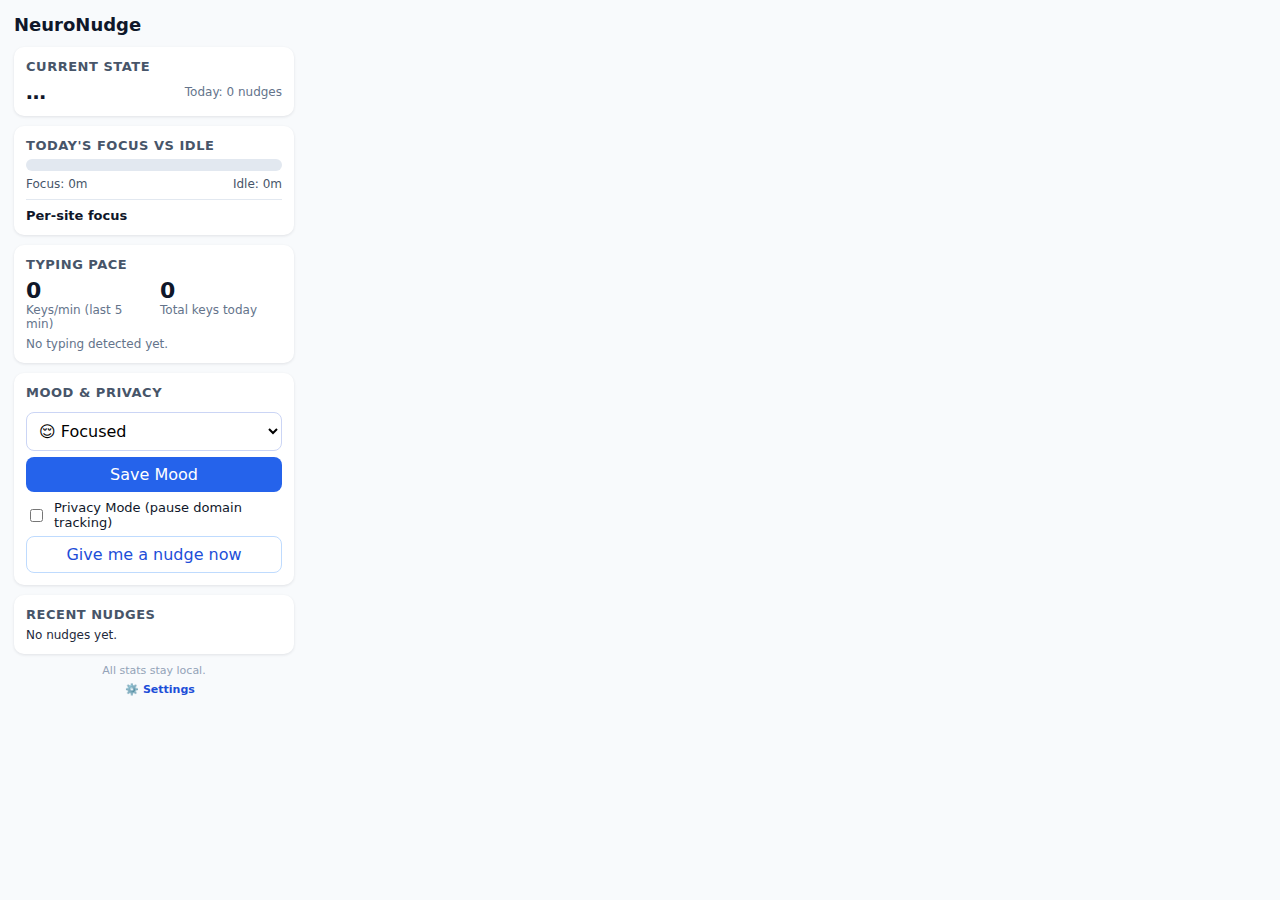
<file: popup.html>
<!DOCTYPE html>
<html>
<head>
  <meta charset="UTF-8" />
  <title>NeuroNudge</title>
  <style>
    body { font-family: "Inter", system-ui, sans-serif; width: 280px; margin: 0; padding: 14px; background: #f8fafc; color: #0f172a; }
    h1 { font-size: 18px; margin: 0 0 12px; }
    .card { background: #fff; border-radius: 10px; padding: 12px; margin-bottom: 10px; box-shadow: 0 1px 3px rgba(15,23,42,.1); }
    .section-title { font-size: 13px; font-weight: 600; letter-spacing: .04em; color: #475569; text-transform: uppercase; margin-bottom: 6px; }
    .state { display: flex; justify-content: space-between; align-items: center; }
    .state-value { font-size: 20px; font-weight: 600; text-transform: capitalize; }
    .muted { color: #64748b; font-size: 12px; }
    .bar { width: 100%; height: 12px; border-radius: 999px; background: #e2e8f0; overflow: hidden; margin: 6px 0; }
    .bar-fill { height: 100%; width: 0%; background: linear-gradient(90deg, #0ea5e9, #2563eb); transition: width .3s ease; }
    .bar-labels { display: flex; justify-content: space-between; font-size: 12px; color: #475569; }
    details { border-top: 1px solid #e2e8f0; padding-top: 8px; margin-top: 8px; }
    summary { cursor: pointer; font-weight: 600; font-size: 13px; list-style: none; }
    summary::marker { display: none; }
    .site-list { list-style: none; padding: 6px 0 0; margin: 0; display: grid; row-gap: 4px; }
    .site-list li { display: flex; justify-content: space-between; font-size: 12px; color: #0f172a; }
    .site-list span { color: #475569; }
    .site-list strong { font-size: 12px; }
    select, button, input[type="checkbox"] { font: inherit; }
    select, button { width: 100%; border-radius: 8px; padding: 8px; box-sizing: border-box; margin-top: 6px; }
    select { border: 1px solid #cbd5f5; background: #fff; }
    button { border: none; color: #fff; background: #2563eb; cursor: pointer; }
    button.secondary { background: transparent; border: 1px solid #bfdbfe; color: #1d4ed8; }
    button:disabled { opacity: .6; cursor: wait; }
    label.toggle { display: flex; gap: 8px; align-items: center; font-size: 13px; margin-top: 8px; }
    ul.nudges { list-style: none; padding: 0; margin: 0; display: grid; row-gap: 6px; }
    ul.nudges li { font-size: 12px; color: #1e293b; }
    ul.nudges span { display: block; color: #64748b; font-size: 11px; }
    .disclaimer { font-size: 11px; color: #94a3b8; text-align: center; margin: 8px 0 0; }
    .metrics { display: flex; gap: 12px; justify-content: space-between; align-items: flex-start; }
    .metric { flex: 1; }
    .metric-value { font-size: 22px; font-weight: 600; color: #0f172a; }
    .metric-status { margin-top: 6px; font-size: 12px; }
  </style>
</head>
<body>
  <h1>NeuroNudge</h1>

  <section class="card">
    <div class="section-title">Current state</div>
    <div class="state">
      <div id="stateValue" class="state-value">…</div>
      <div id="nudgeCount" class="muted">Today: 0 nudges</div>
    </div>
  </section>

  <section class="card">
    <div class="section-title">Today's Focus vs Idle</div>
    <div class="bar"><div id="focusBar" class="bar-fill"></div></div>
    <div class="bar-labels">
      <span id="focusTime">Focus: 0m</span>
      <span id="idleTime">Idle: 0m</span>
    </div>
    <details id="siteDetails">
      <summary>Per-site focus</summary>
      <ul id="siteList" class="site-list">
        <li><em class="muted">No data yet.</em></li>
      </ul>
    </details>
  </section>

  <section class="card">
    <div class="section-title">Typing pace</div>
    <div class="metrics">
      <div class="metric">
        <div id="kpmAvg" class="metric-value">0</div>
        <div class="muted">Keys/min (last 5 min)</div>
      </div>
      <div class="metric">
        <div id="kpmTotal" class="metric-value">0</div>
        <div class="muted">Total keys today</div>
      </div>
    </div>
    <div id="kpmStatus" class="muted metric-status">No typing detected yet.</div>
  </section>

  <section class="card">
    <div class="section-title">Mood & privacy</div>
    <select id="mood">
      <option value="focused">😌 Focused</option>
      <option value="distracted">😕 Distracted</option>
      <option value="tired">😩 Tired</option>
      <option value="neutral">😐 Neutral</option>
    </select>
    <button id="saveMood">Save Mood</button>
    <label class="toggle">
      <input type="checkbox" id="privacyToggle" />
      <span>Privacy Mode (pause domain tracking)</span>
    </label>
    <button id="ping" class="secondary">Give me a nudge now</button>
  </section>

  <section class="card">
    <div class="section-title">Recent nudges</div>
    <ul id="nudgeList" class="nudges">
      <li class="muted">No nudges yet.</li>
    </ul>
  </section>

  <p class="disclaimer">
    All stats stay local.
    <button
      id="settingsBtn"
      type="button"
      style="border:none;background:none;color:#1d4ed8;font-weight:600;padding:0;margin-left:6px;cursor:pointer;"
    >⚙️ Settings</button>
  </p>
  <script src="popup.js"></script>
</body>
</html>
</file>
<file: website/styles.css>
:root {
  --bg: #050c1c;
  --bg-alt: #0d1a33;
  --card: #111f37;
  --card-alt: #172a45;
  --accent: #38bdf8;
  --accent-soft: rgba(56, 189, 248, 0.16);
  --accent-strong: #22d3ee;
  --text-primary: #f8fbff;
  --text-secondary: #8ea2c6;
  --text-muted: #64748b;
  --border: rgba(148, 163, 184, 0.12);
  --shadow: 0 24px 44px rgba(2, 8, 23, 0.5);
  --max-width: 1024px;
}

*,
*::before,
*::after {
  box-sizing: border-box;
}

body {
  margin: 0;
  font-family: "Inter", system-ui, -apple-system, BlinkMacSystemFont, "Segoe UI", sans-serif;
  font-size: 16px;
  line-height: 1.6;
  background:
    radial-gradient(140% 140% at 20% -30%, rgba(56, 189, 248, 0.22), transparent 55%),
    radial-gradient(120% 120% at 80% 0%, rgba(34, 211, 238, 0.16), transparent 50%),
    var(--bg);
  color: var(--text-primary);
  min-height: 100vh;
  position: relative;
  overflow-x: hidden;
}

.noise {
  position: fixed;
  inset: 0;
  pointer-events: none;
  opacity: 0.05;
  background-image: url("data:image/svg+xml,%3Csvg xmlns='http://www.w3.org/2000/svg' width='160' height='160' viewBox='0 0 160 160'%3E%3Cfilter id='a' x='0' y='0'%3E%3CfeTurbulence type='fractalNoise' baseFrequency='0.6' numOctaves='4' stitchTiles='stitch'/%3E%3C/filter%3E%3Crect width='160' height='160' filter='url(%23a)' /%3E%3C/svg%3E");
  z-index: 1;
}

.site-header {
  position: sticky;
  top: 0;
  z-index: 10;
  backdrop-filter: blur(14px);
  background: rgba(5, 12, 28, 0.72);
  border-bottom: 1px solid rgba(148, 163, 184, 0.06);
}

.container {
  width: min(var(--max-width), calc(100% - 48px));
  margin: 0 auto;
}

.header-inner {
  display: flex;
  align-items: center;
  justify-content: space-between;
  padding: 20px 0;
}

.brand {
  display: flex;
  align-items: center;
  gap: 14px;
}

.brand-mark {
  width: 44px;
  height: 44px;
  border-radius: 16px;
  background: linear-gradient(135deg, rgba(17, 31, 55, 0.92), rgba(15, 27, 51, 0.8));
  border: 1px solid rgba(148, 163, 184, 0.15);
  position: relative;
  display: grid;
  place-items: center;
  box-shadow: var(--shadow);
  overflow: hidden;
}

.pulse {
  display: block;
  width: 10px;
  height: 10px;
  border-radius: 50%;
  background: var(--accent);
  opacity: 0.82;
  animation: pulse 3.2s cubic-bezier(0.4, 0, 0.2, 1) infinite;
}

.pulse:nth-child(2) {
  animation-delay: 1.2s;
}

.pulse:nth-child(3) {
  animation-delay: 2.4s;
}

@keyframes pulse {
  0%,
  85%,
  100% {
    transform: scale(0.6);
    opacity: 0.7;
  }
  40% {
    transform: scale(1);
    opacity: 1;
  }
}

.brand-title {
  font-size: 22px;
  font-weight: 600;
  letter-spacing: 0.02em;
}

.brand-subtitle {
  font-size: 12px;
  text-transform: uppercase;
  letter-spacing: 0.16em;
  color: var(--text-secondary);
}

.nav-links {
  display: flex;
  gap: 20px;
}

.nav-links a {
  color: var(--text-secondary);
  text-decoration: none;
  font-weight: 500;
  transition: color 0.2s ease;
}

.nav-links a:hover,
.nav-links a:focus-visible {
  color: var(--accent);
}

.hero {
  display: grid;
  gap: 36px;
  grid-template-columns: repeat(auto-fit, minmax(280px, 1fr));
  align-items: center;
  padding: 80px 0 60px;
  position: relative;
  z-index: 2;
}

.badge {
  display: inline-flex;
  align-items: center;
  gap: 8px;
  padding: 8px 14px;
  border-radius: 999px;
  background: rgba(56, 189, 248, 0.16);
  color: var(--accent);
  font-size: 13px;
  font-weight: 600;
  letter-spacing: 0.08em;
  text-transform: uppercase;
}

.hero h1 {
  font-size: clamp(2.5rem, 5vw, 3.5rem);
  line-height: 1.2;
  margin: 26px 0 16px;
}

.hero p {
  color: var(--text-secondary);
  max-width: 540px;
}

.hero-actions {
  display: flex;
  flex-wrap: wrap;
  gap: 14px;
  margin-top: 24px;
}

.button {
  display: inline-flex;
  align-items: center;
  justify-content: center;
  gap: 10px;
  padding: 12px 22px;
  border-radius: 12px;
  border: 1px solid transparent;
  font-weight: 600;
  letter-spacing: 0.02em;
  text-decoration: none;
  transition: transform 0.2s ease, box-shadow 0.2s ease, border 0.2s ease;
}

.button.primary {
  background: linear-gradient(135deg, rgba(34, 197, 94, 0.9), rgba(16, 185, 129, 0.9));
  color: #041421;
  box-shadow: 0 16px 32px rgba(16, 185, 129, 0.35);
}

.button.ghost {
  background: rgba(148, 163, 184, 0.08);
  color: var(--text-primary);
  border: 1px solid rgba(148, 163, 184, 0.16);
}

.button:hover,
.button:focus-visible {
  transform: translateY(-1px);
  box-shadow: 0 20px 36px rgba(56, 189, 248, 0.35);
}

.hero-card {
  display: grid;
}

.card {
  background: linear-gradient(135deg, rgba(17, 31, 55, 0.92), rgba(15, 27, 51, 0.8));
  border-radius: 24px;
  padding: 28px;
  border: 1px solid var(--border);
  box-shadow: var(--shadow);
  position: relative;
  overflow: hidden;
}

.card::after {
  content: "";
  position: absolute;
  inset: -40% 60% auto -30%;
  background: radial-gradient(circle, rgba(34, 211, 238, 0.28), transparent 65%);
  opacity: 0.7;
  pointer-events: none;
}

.card h2,
.card h3 {
  margin-top: 0;
  margin-bottom: 14px;
}

.card ul {
  padding-left: 20px;
  margin: 0;
  color: var(--text-secondary);
}

.card ul li {
  margin-bottom: 10px;
}

.section {
  padding: 60px 0;
  position: relative;
  z-index: 2;
}

.section-heading {
  max-width: 680px;
  margin-bottom: 40px;
}

.section-heading h2 {
  font-size: clamp(2rem, 4vw, 2.6rem);
  margin-bottom: 16px;
}

.info-grid {
  display: grid;
  gap: 24px;
  grid-template-columns: repeat(auto-fit, minmax(260px, 1fr));
}

.section-split {
  display: grid;
  gap: 28px;
  grid-template-columns: repeat(auto-fit, minmax(280px, 1fr));
}

.feature-list {
  list-style: none;
  padding: 0;
  margin: 0;
  display: grid;
  gap: 14px;
  color: var(--text-secondary);
}

.accent-dot {
  width: 8px;
  height: 8px;
  border-radius: 50%;
  display: inline-block;
  margin-right: 12px;
  background: linear-gradient(135deg, var(--accent), var(--accent-strong));
}

.install-card {
  max-width: 720px;
  margin: 0 auto;
}

.steps {
  margin: 24px 0 0;
  padding-left: 20px;
  counter-reset: step;
  color: var(--text-secondary);
}

.steps li {
  margin-bottom: 14px;
}

.steps a {
  color: var(--accent);
}

.mono {
  font-family: "JetBrains Mono", "Fira Code", "SFMono-Regular", Menlo, Monaco, Consolas, monospace;
  background: rgba(148, 163, 184, 0.08);
  padding: 2px 6px;
  border-radius: 6px;
}

.site-footer {
  border-top: 1px solid rgba(148, 163, 184, 0.06);
  background: rgba(5, 12, 28, 0.9);
  padding: 40px 0;
  margin-top: 60px;
}

.footer-inner {
  display: flex;
  flex-direction: column;
  gap: 28px;
}

.footer-copy {
  color: var(--text-muted);
  max-width: 480px;
  margin: 10px 0 0;
}

.footer-links {
  display: flex;
  flex-wrap: wrap;
  gap: 18px;
}

.footer-links a {
  color: var(--text-secondary);
  text-decoration: none;
  font-weight: 500;
}

.footer-links a:hover,
.footer-links a:focus-visible {
  color: var(--accent);
}

@media (max-width: 720px) {
  .nav-links {
    gap: 14px;
  }

  .hero {
    padding-top: 60px;
  }

  .card {
    padding: 24px;
  }
}
</file>
